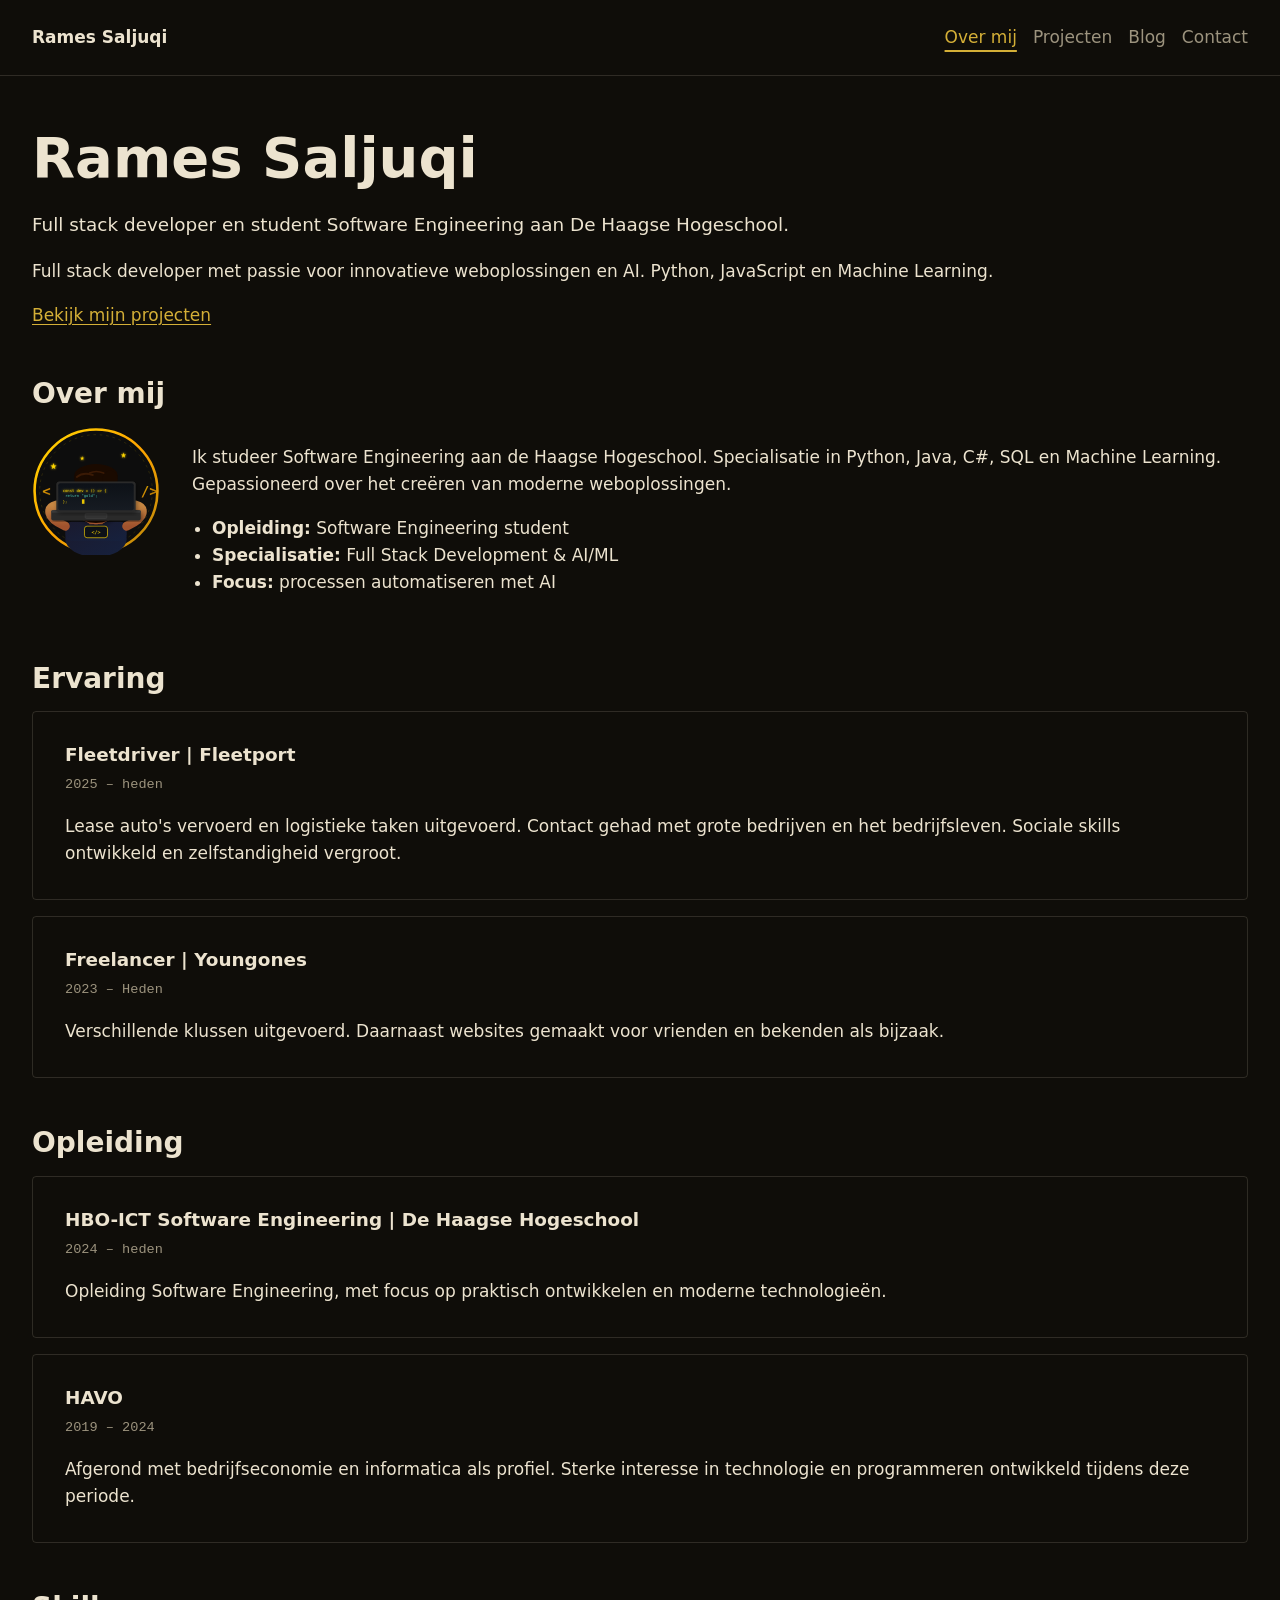
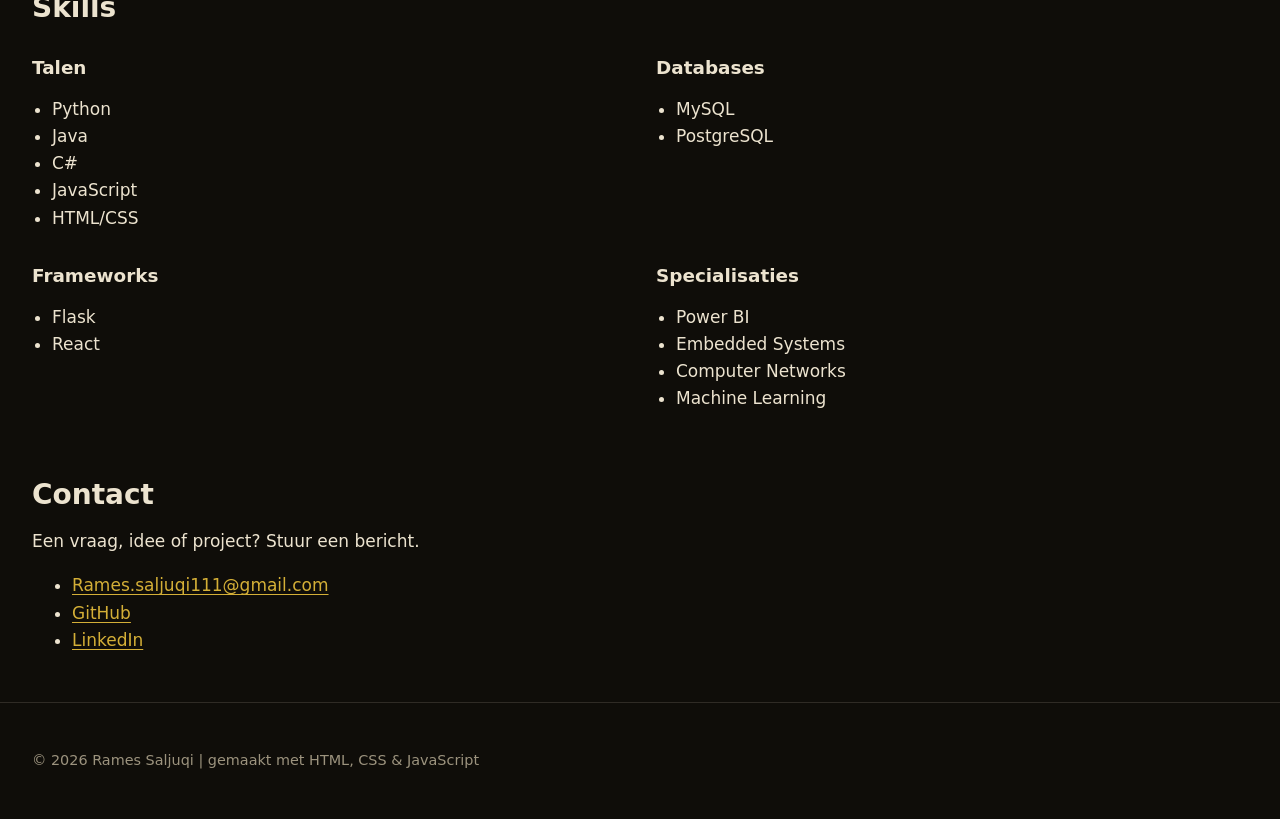
<file: index.html>
<!DOCTYPE html>
<html lang="nl">
<head>
    <meta charset="UTF-8">
    <meta name="viewport" content="width=device-width, initial-scale=1.0">
    <title>Over mij | Rames Saljuqi</title>
    <meta name="description" content="Rames Saljuqi, full stack developer en student Software Engineering aan De Haagse Hogeschool. Over mij, ervaring, opleiding en skills.">
    <link rel="stylesheet" href="css/style.css">
</head>
<body>

    <header>
        <p class="site-naam"><a href="index.html">Rames Saljuqi</a></p>
        <nav>
            <ul>
                <li><a href="index.html" aria-current="page">Over mij</a></li>
                <li><a href="projecten.html">Projecten</a></li>
                <li><a href="blog.html">Blog</a></li>
                <li><a href="contact.html">Contact</a></li>
            </ul>
        </nav>
    </header>

    <main>

        <section>
            <h1>Rames Saljuqi</h1>
            <p class="intro">Full stack developer en student Software Engineering aan De Haagse Hogeschool.</p>
            <p>Full stack developer met passie voor innovatieve weboplossingen en AI. Python, JavaScript en Machine Learning.</p>
            <p><a href="projecten.html">Bekijk mijn projecten</a></p>
        </section>

        <section>
            <h2>Over mij</h2>
            <div class="over-mij">
                <img class="avatar" src="images/logo.svg" width="200" height="200"
                     alt="Getekende avatar van mij met een laptop vol code, in een goudkleurige cirkel">
                <div>
                    <p>Ik studeer Software Engineering aan de Haagse Hogeschool. Specialisatie in Python, Java, C#, SQL en Machine Learning. Gepassioneerd over het creëren van moderne weboplossingen.</p>
                    <ul>
                        <li><strong>Opleiding:</strong> Software Engineering student</li>
                        <li><strong>Specialisatie:</strong> Full Stack Development &amp; AI/ML</li>
                        <li><strong>Focus:</strong> processen automatiseren met AI</li>
                    </ul>
                </div>
            </div>
        </section>

        <section>
            <h2>Ervaring</h2>

            <article>
                <h3>Fleetdriver | Fleetport</h3>
                <p class="meta">2025 – heden</p>
                <p>Lease auto's vervoerd en logistieke taken uitgevoerd. Contact gehad met grote bedrijven en het bedrijfsleven. Sociale skills ontwikkeld en zelfstandigheid vergroot.</p>
            </article>

            <article>
                <h3>Freelancer | Youngones</h3>
                <p class="meta">2023 – Heden</p>
                <p>Verschillende klussen uitgevoerd. Daarnaast websites gemaakt voor vrienden en bekenden als bijzaak.</p>
            </article>
        </section>

        <section>
            <h2>Opleiding</h2>

            <article>
                <h3>HBO-ICT Software Engineering | De Haagse Hogeschool</h3>
                <p class="meta">2024 – heden</p>
                <p>Opleiding Software Engineering, met focus op praktisch ontwikkelen en moderne technologieën.</p>
            </article>

            <article>
                <h3>HAVO</h3>
                <p class="meta">2019 – 2024</p>
                <p>Afgerond met bedrijfseconomie en informatica als profiel. Sterke interesse in technologie en programmeren ontwikkeld tijdens deze periode.</p>
            </article>
        </section>

        <section>
            <h2>Skills</h2>
            <div class="skills">
                <div>
                    <h3>Talen</h3>
                    <ul>
                        <li>Python</li>
                        <li>Java</li>
                        <li>C#</li>
                        <li>JavaScript</li>
                        <li>HTML/CSS</li>
                    </ul>
                </div>
                <div>
                    <h3>Databases</h3>
                    <ul>
                        <li>MySQL</li>
                        <li>PostgreSQL</li>
                    </ul>
                </div>
                <div>
                    <h3>Frameworks</h3>
                    <ul>
                        <li>Flask</li>
                        <li>React</li>
                    </ul>
                </div>
                <div>
                    <h3>Specialisaties</h3>
                    <ul>
                        <li>Power BI</li>
                        <li>Embedded Systems</li>
                        <li>Computer Networks</li>
                        <li>Machine Learning</li>
                    </ul>
                </div>
            </div>
        </section>

        <section>
            <h2>Contact</h2>
            <p>Een vraag, idee of project? Stuur een bericht.</p>
            <ul>
                <li><a href="mailto:Rames.saljuqi111@gmail.com">Rames.saljuqi111@gmail.com</a></li>
                <li><a href="https://github.com/Rames321">GitHub</a></li>
                <li><a href="https://www.linkedin.com/in/rames-saljuqi-15158a3b5/">LinkedIn</a></li>
            </ul>
        </section>

    </main>

    <footer>
        <p>&copy; 2026 Rames Saljuqi | gemaakt met HTML, CSS &amp; JavaScript</p>
    </footer>

</body>
</html>
</file>
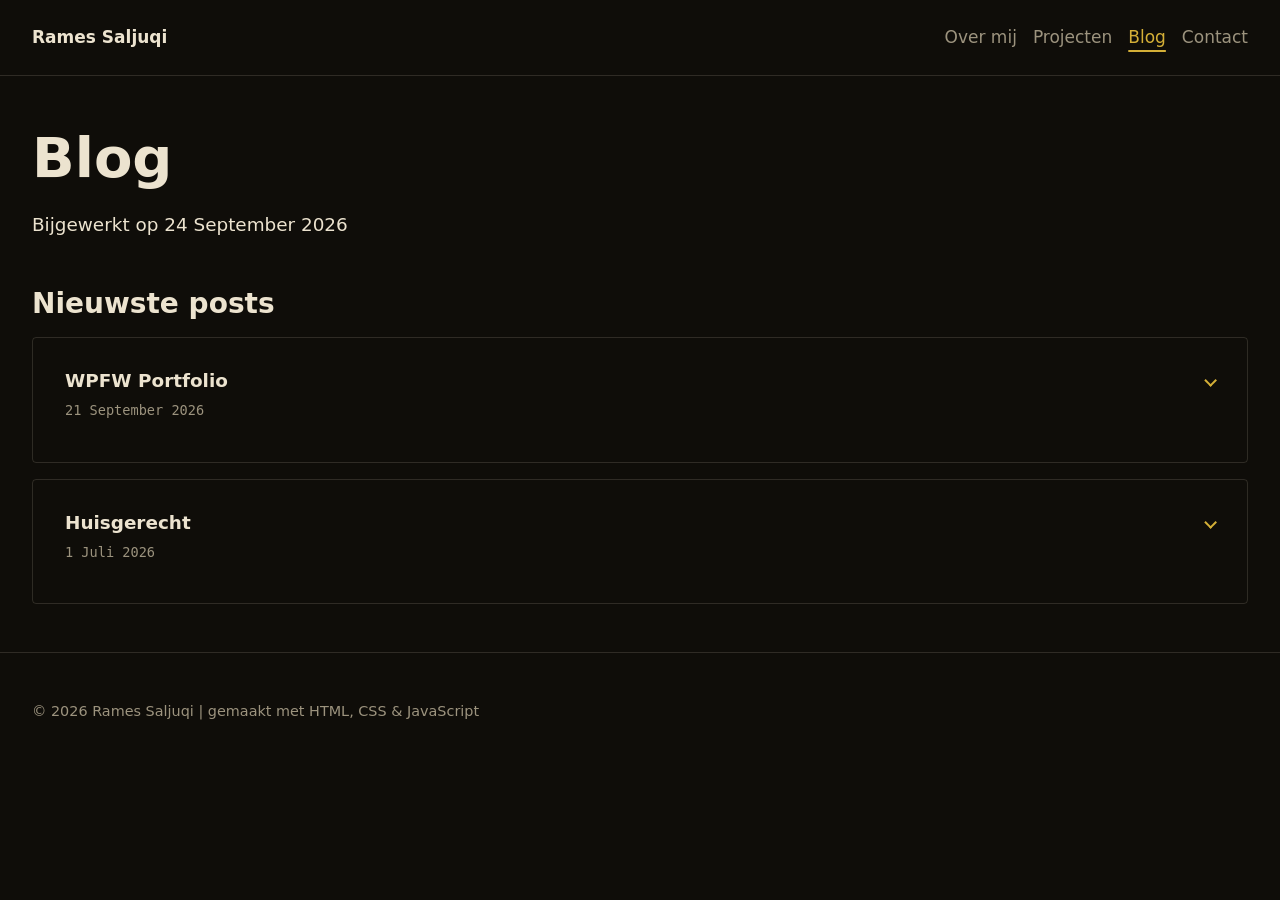
<file: blog.html>
<!DOCTYPE html>
<html lang="nl">
<head>
    <meta charset="UTF-8">
    <meta name="viewport" content="width=device-width, initial-scale=1.0">
    <title>Blog | Rames Saljuqi</title>
    <meta name="description" content="Blog van Rames Saljuqi over het bouwen van websites en wat ik onderweg leer als student Software Engineering.">
    <link rel="stylesheet" href="css/style.css">
</head>
<body>

    <header>
        <p class="site-naam"><a href="index.html">Rames Saljuqi</a></p>
        <nav>
            <ul>
                <li><a href="index.html">Over mij</a></li>
                <li><a href="projecten.html">Projecten</a></li>
                <li><a href="blog.html" aria-current="page">Blog</a></li>
                <li><a href="contact.html">Contact</a></li>
            </ul>
        </nav>
    </header>

    <main>

        <section>
            <h1>Blog</h1>
            <p class="intro">Bijgewerkt op 24 September 2026</p>
        </section>

        <section>
            <h2>Nieuwste posts</h2>

            <article>
                <h3>WPFW Portfolio</h3>
                <p class="meta"><time datetime="2026-09-21">21 September 2026</time></p>
                <p class="blog-tekst">Ik ben bezig met deze portfolio site gaat erg goed en alles loopt naar behoren. In de toekomst zal ik deze site verder ontwikkelen en uitbreiden met nieuwe functies en mogelijkheden. Ik gebruik mijn andere portfolio site als inspiratie (portfoliorames.nl).</p>
            </article>

            <article>
                <h3>Huisgerecht</h3>
                <p class="meta"><time datetime="2026-09-20">1 Juli 2026</time></p>
                <p class="blog-tekst">Bezig met mijn eigen prive project. Een marktplaats voor huisgerechten. Het project is in de ontwikkelingsfase en ik werk eraan om een gebruiksvriendelijke en functionele website te maken.</p>
            </article>

        </section>

    </main>

    <footer>
        <p>&copy; 2026 Rames Saljuqi | gemaakt met HTML, CSS &amp; JavaScript</p>
    </footer>

    <script src="js/blog.js"></script>

</body>
</html>
</file>
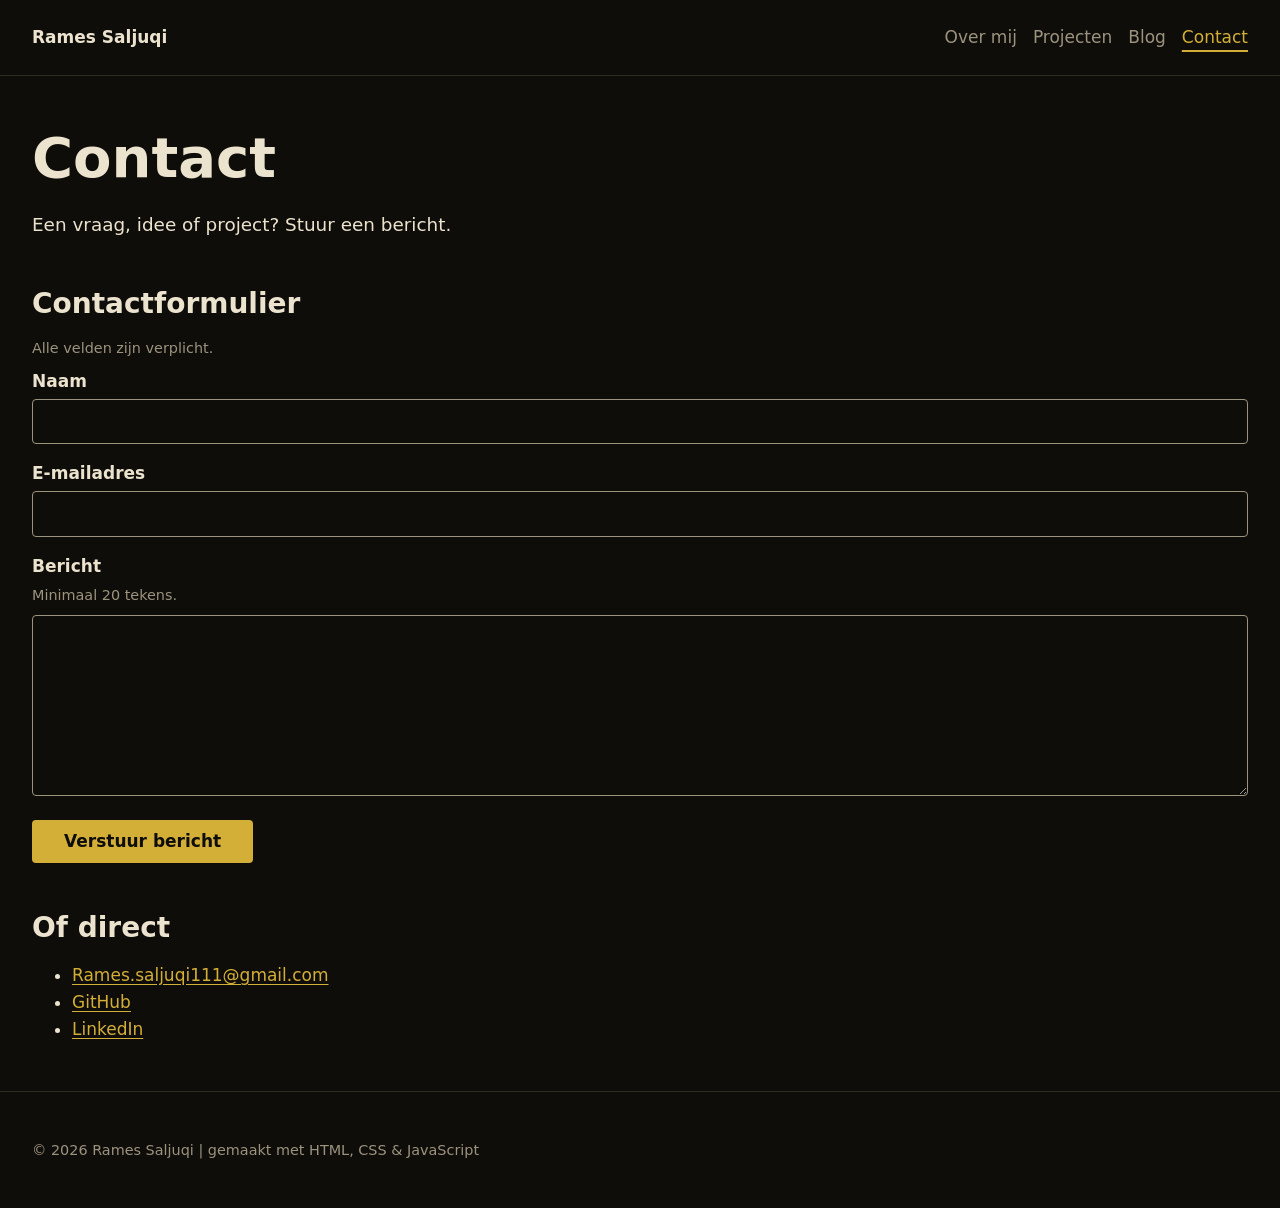
<file: contact.html>
<!DOCTYPE html>
<html lang="nl">
<head>
    <meta charset="UTF-8">
    <meta name="viewport" content="width=device-width, initial-scale=1.0">
    <title>Contact | Rames Saljuqi</title>
    <meta name="description" content="Neem contact op met Rames Saljuqi via het contactformulier, e-mail, GitHub of LinkedIn.">
    <link rel="stylesheet" href="css/style.css">
</head>
<body>

    <header>
        <p class="site-naam"><a href="index.html">Rames Saljuqi</a></p>
        <nav>
            <ul>
                <li><a href="index.html">Over mij</a></li>
                <li><a href="projecten.html">Projecten</a></li>
                <li><a href="blog.html">Blog</a></li>
                <li><a href="contact.html" aria-current="page">Contact</a></li>
            </ul>
        </nav>
    </header>

    <main>

        <section>
            <h1>Contact</h1>
            <p class="intro">Een vraag, idee of project? Stuur een bericht.</p>
        </section>

        <section>
            <h2>Contactformulier</h2>

            <form id="contactformulier">
                <p class="hint">Alle velden zijn verplicht.</p>

                <div class="veld">
                    <label for="naam">Naam</label>
                    <input type="text" id="naam" name="naam" autocomplete="name" required minlength="2" aria-describedby="naam-fout">
                    <p id="naam-fout" class="fout"></p>
                </div>

                <div class="veld">
                    <label for="email">E-mailadres</label>
                    <input type="email" id="email" name="email" autocomplete="email" required aria-describedby="email-fout">
                    <p id="email-fout" class="fout"></p>
                </div>

                <div class="veld">
                    <label for="bericht">Bericht</label>
                    <p id="bericht-hint" class="hint">Minimaal 20 tekens.</p>
                    <textarea id="bericht" name="bericht" rows="6" required minlength="20" aria-describedby="bericht-hint bericht-fout"></textarea>
                    <p id="bericht-fout" class="fout"></p>
                </div>

                <button type="submit">Verstuur bericht</button>

                <p id="formulier-status" role="status" aria-live="polite"></p>
            </form>
        </section>

        <section>
            <h2>Of direct</h2>
            <ul>
                <li><a href="mailto:Rames.saljuqi111@gmail.com">Rames.saljuqi111@gmail.com</a></li>
                <li><a href="https://github.com/Rames321">GitHub</a></li>
                <li><a href="https://www.linkedin.com/in/rames-saljuqi-15158a3b5/">LinkedIn</a></li>
            </ul>
        </section>

    </main>

    <footer>
        <p>&copy; 2026 Rames Saljuqi | gemaakt met HTML, CSS &amp; JavaScript</p>
    </footer>

    <script src="js/contact.js"></script>

</body>
</html>
</file>
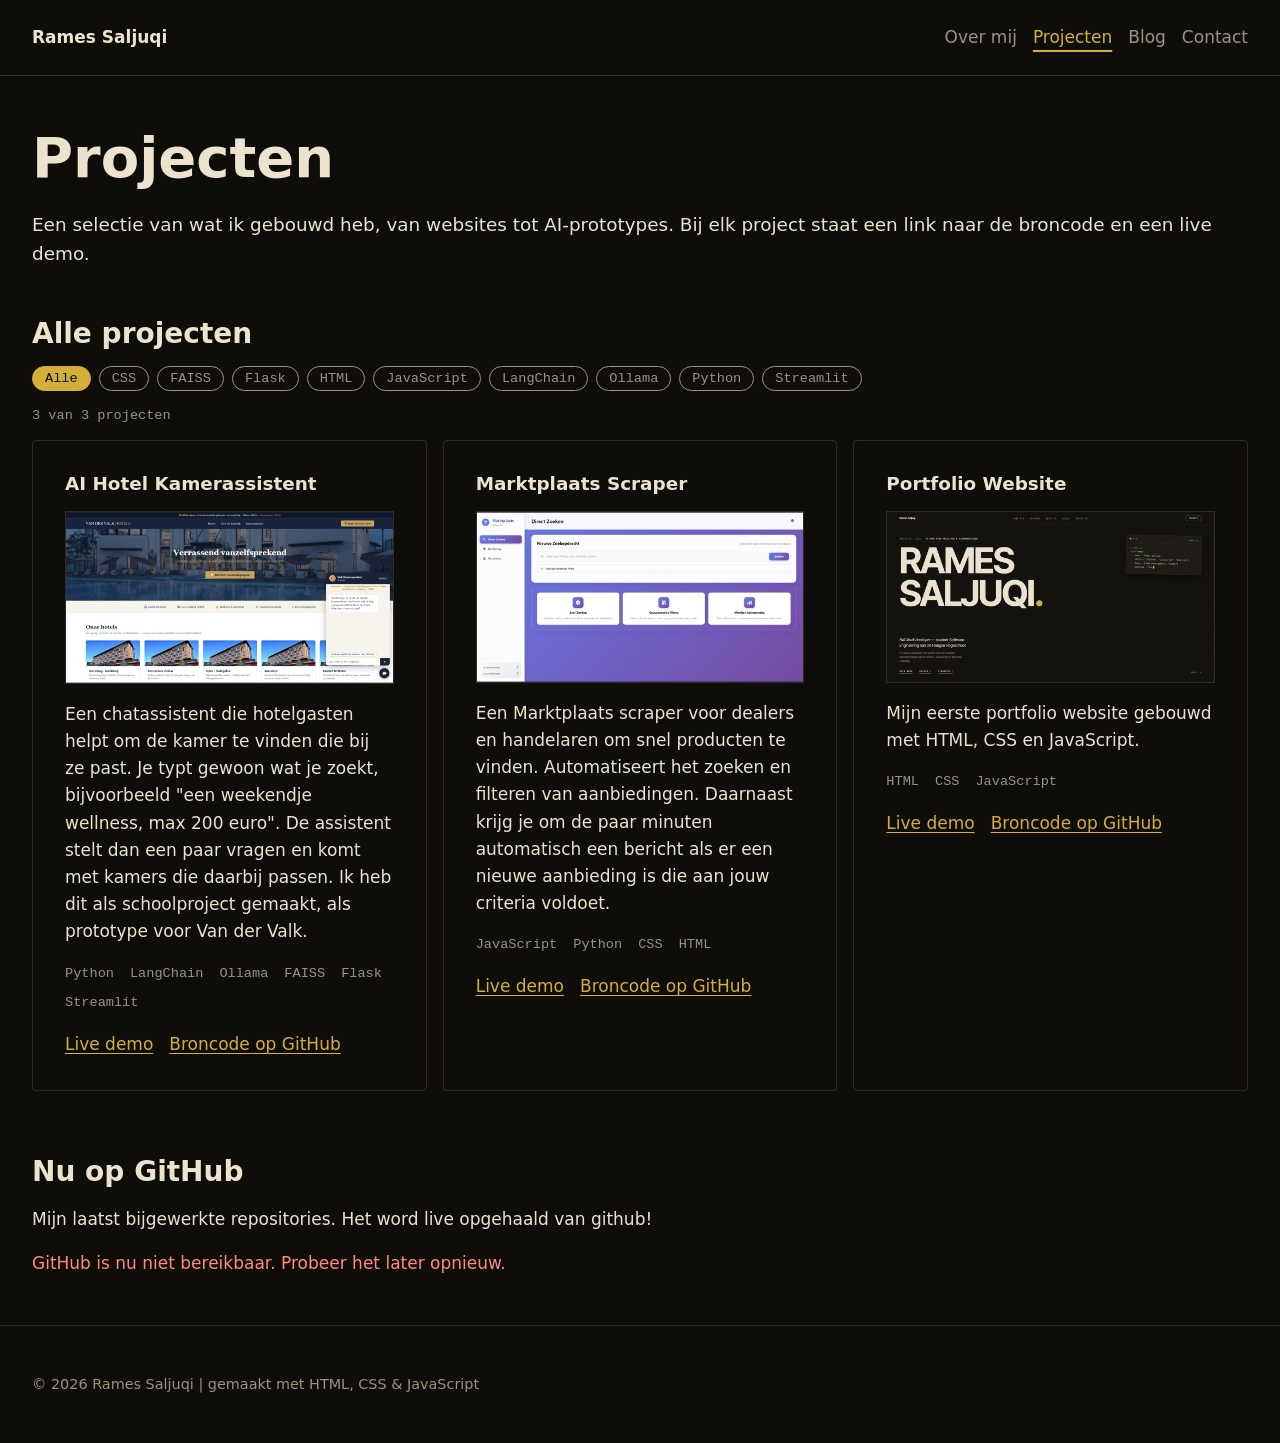
<file: projecten.html>
<!DOCTYPE html>
<html lang="nl">
<head>
    <meta charset="UTF-8">
    <meta name="viewport" content="width=device-width, initial-scale=1.0">
    <title>Projecten | Rames Saljuqi</title>
    <meta name="description" content="Projecten van Rames Saljuqi: een portfoliowebsite, een Marktplaats-scraper en een AI-kamerassistent voor hotels.">
    <link rel="stylesheet" href="css/style.css">
</head>
<body>

    <header>
        <p class="site-naam"><a href="index.html">Rames Saljuqi</a></p>
        <nav>
            <ul>
                <li><a href="index.html">Over mij</a></li>
                <li><a href="projecten.html" aria-current="page">Projecten</a></li>
                <li><a href="blog.html">Blog</a></li>
                <li><a href="contact.html">Contact</a></li>
            </ul>
        </nav>
    </header>

    <main>

        <section>
            <h1>Projecten</h1>
            <p class="intro">Een selectie van wat ik gebouwd heb, van websites tot AI-prototypes. Bij elk project staat een link naar de broncode en een live demo.</p>
        </section>

        <section>
            <h2>Alle projecten</h2>

            <div id="filter-knoppen" class="filters" role="group" aria-label="Filter op techniek"></div>

            <p id="projecten-aantal" class="meta" aria-live="polite"></p>

            <div id="projecten-lijst"></div>

            <noscript>
                <p>Hey! Je hebt geen javascript aan staan even aanzetten dan zie je het.</p>
            </noscript>

        </section>

        <section>
            <h2>Nu op GitHub</h2>
            <p>Mijn laatst bijgewerkte repositories. Het word live opgehaald van github!</p>

            <p id="github-status" role="status" aria-live="polite"></p>

            <ul id="github-lijst" class="github-lijst"></ul>
        </section>

    </main>

    <footer>
        <p>&copy; 2026 Rames Saljuqi | gemaakt met HTML, CSS &amp; JavaScript</p>
    </footer>

    <script src="js/projectendata.js"></script>
    <script src="js/projecten.js"></script>
    <script src="js/github.js"></script>

</body>
</html>
</file>
<file: css/style.css>
:root {
    color-scheme: dark;

    --bg: #0f0d09;
    --ink: #ece3cf;
    --muted: #9c937e;
    --line: rgba(236, 227, 207, 0.14);
    --accent: #d4af37;
    --error: #ff8a80;

    --font-sans: system-ui, -apple-system, 'Segoe UI', Roboto, sans-serif;
    --font-mono: ui-monospace, Menlo, Consolas, monospace;

    --space-s: 0.5rem;
    --space-m: 1rem;
    --space-l: 2rem;
    --space-xl: 3rem;

    --max-width: 44rem;
}

*,
*::before,
*::after {
    box-sizing: border-box;
}

body {
    margin: 0;
    background-color: var(--bg);
    color: var(--ink);
    font-family: var(--font-sans);
    line-height: 1.6;
}

h1,
h2,
h3 {
    line-height: 1.2;
    font-weight: 700;
}

h1 {
    font-size: 2.25rem;
    margin-block: 0 var(--space-m);
}

h2 {
    font-size: 1.5rem;
    margin-block: 0 var(--space-m);
}

h3 {
    font-size: 1.15rem;
    margin-block: 0 var(--space-s);
}

.intro {
    font-size: 1.15rem;
}

.meta,
.tech {
    font-family: var(--font-mono);
    font-size: 0.85rem;
    color: var(--muted);
}

code {
    font-family: var(--font-mono);
    font-size: 0.9em;
}

a {
    color: var(--accent);
    text-underline-offset: 0.2em;
}

a:hover {
    text-decoration-thickness: 2px;
}

a:focus-visible {
    outline: 2px solid var(--accent);
    outline-offset: 3px;
}

header,
main,
footer {
    max-width: var(--max-width);
    margin-inline: auto;
    padding-inline: var(--space-m);
}

header {
    display: flex;
    flex-wrap: wrap;
    align-items: center;
    justify-content: space-between;
    gap: var(--space-s) var(--space-l);
    padding-block: var(--space-m);
    border-bottom: 1px solid var(--line);
}

.site-naam {
    margin: 0;
    font-weight: 700;
}

.site-naam a {
    color: var(--ink);
    text-decoration: none;
}

nav ul {
    list-style: none;
    margin: 0;
    padding: 0;
    display: flex;
    flex-wrap: wrap;
    gap: var(--space-m);
}

nav a {
    display: inline-block;
    padding-block: var(--space-s);
    color: var(--muted);
    text-decoration: none;
}

nav a:hover {
    color: var(--ink);
}

nav a[aria-current="page"] {
    color: var(--accent);
    text-decoration: underline;
    text-decoration-thickness: 2px;
    text-underline-offset: 0.4em;
}

section {
    margin-block: var(--space-xl);
}

.over-mij ul,
.skills ul {
    padding-inline-start: 1.25rem;
}

.skills h3 {
    margin-block-start: var(--space-m);
}

article {
    border: 1px solid var(--line);
    border-radius: 4px;
    padding: var(--space-m);
    margin-block-end: var(--space-m);
}

article > :last-child {
    margin-block-end: 0;
}

article .meta {
    margin-block: 0 var(--space-s);
}

.tech {
    list-style: none;
    padding: 0;
    display: flex;
    flex-wrap: wrap;
    gap: var(--space-s) var(--space-m);
}

.links {
    display: flex;
    flex-wrap: wrap;
    gap: var(--space-m);
}

.filters {
    display: flex;
    flex-wrap: wrap;
    gap: var(--space-s);
}

.filters button {
    padding: 0.25rem 0.75rem;
    font-family: var(--font-mono);
    font-size: 0.85rem;
    color: var(--muted);
    background: none;
    border: 1px solid var(--muted);
    border-radius: 999px;
    cursor: pointer;
}

.filters button:hover {
    color: var(--ink);
}

.filters button[aria-pressed="true"] {
    color: var(--bg);
    background-color: var(--accent);
    border-color: var(--accent);
}

.filters button:focus-visible {
    outline: 2px solid var(--accent);
    outline-offset: 2px;
}

h3 button {
    display: flex;
    justify-content: space-between;
    align-items: center;
    gap: var(--space-m);
    width: 100%;
    padding: 0;
    font: inherit;
    color: inherit;
    text-align: start;
    background: none;
    border: 0;
    cursor: pointer;
}

h3 button::after {
    content: '';
    flex-shrink: 0;
    width: 0.5em;
    height: 0.5em;
    border-right: 2px solid var(--accent);
    border-bottom: 2px solid var(--accent);
    transform: rotate(45deg);
}

h3 button[aria-expanded="true"]::after {
    transform: rotate(-135deg);
}

h3 button:focus-visible {
    outline: 2px solid var(--accent);
    outline-offset: 4px;
}

.veld {
    margin-block-end: var(--space-m);
}

label {
    display: block;
    margin-block-end: 0.25rem;
    font-weight: 700;
}

.hint {
    margin-block: 0 var(--space-s);
    color: var(--muted);
    font-size: 0.9rem;
}

input,
textarea {
    width: 100%;
    padding: var(--space-s);
    font: inherit;
    color: var(--ink);
    background-color: var(--bg);
    border: 1px solid var(--muted);
    border-radius: 4px;
}

textarea {
    resize: vertical;
}

[aria-invalid="true"] {
    border-color: var(--error);
}

.fout {
    margin-block: 0.25rem 0;
    color: var(--error);
}

button[type="submit"] {
    padding: var(--space-s) var(--space-l);
    font: inherit;
    font-weight: 700;
    color: var(--bg);
    background-color: var(--accent);
    border: 0;
    border-radius: 4px;
    cursor: pointer;
}

input:focus-visible,
textarea:focus-visible,
button[type="submit"]:focus-visible {
    outline: 2px solid var(--accent);
    outline-offset: 2px;
}

.github-lijst {
    list-style: none;
    padding: 0;
}

.github-lijst li {
    padding-block: var(--space-s);
    border-bottom: 1px solid var(--line);
}

.github-lijst .meta {
    margin: 0;
}

img {
    max-width: 100%;
    height: auto;
    display: block;
}

article img {
    margin-block: var(--space-m);
    border: 1px solid var(--line);
}

.avatar {
    width: 8rem;
    margin-block-end: var(--space-m);
}

footer {
    margin-block-start: var(--space-xl);
    padding-block: var(--space-l);
    border-top: 1px solid var(--line);
    color: var(--muted);
    font-size: 0.9rem;
}

@media (min-width: 480px) {
    header,
    main,
    footer {
        padding-inline: var(--space-l);
    }

    .skills {
        display: grid;
        grid-template-columns: repeat(2, 1fr);
        gap: 0 var(--space-l);
    }
}

@media (min-width: 768px) {
    h1 {
        font-size: 3rem;
    }

    h2 {
        font-size: 1.75rem;
    }

    article {
        padding: var(--space-l);
    }

    .over-mij {
        display: grid;
        grid-template-columns: 8rem 1fr;
        gap: var(--space-l);
        align-items: start;
    }

    .avatar {
        margin-block-end: 0;
    }

    #projecten-lijst {
        display: grid;
        grid-template-columns: 1fr 1fr 1fr;
        column-gap: var(--space-m);
    }
}

@media (min-width: 1024px) {
    :root {
        --max-width: 128rem;
    }

    body {
        font-size: 1.0625rem;
    }

    h1 {
        font-size: 3.5rem;
    }
}
</file>
